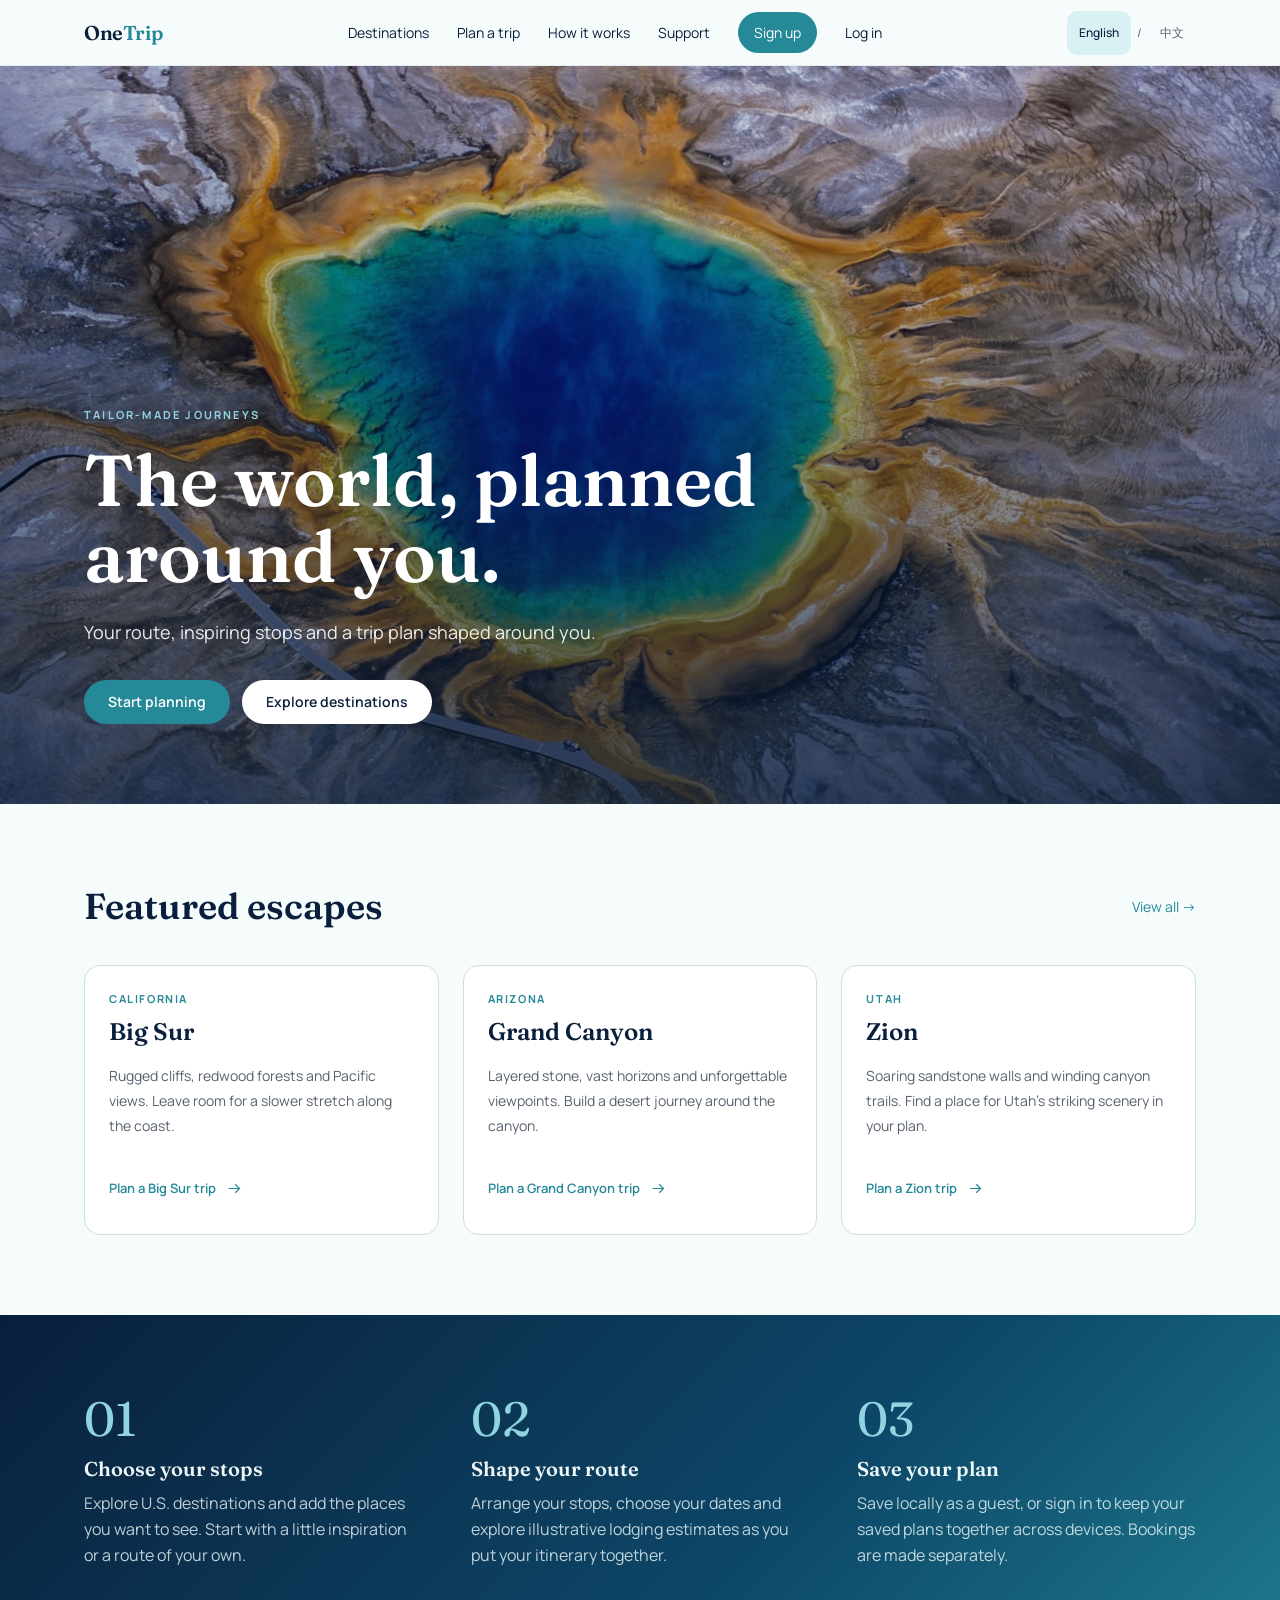
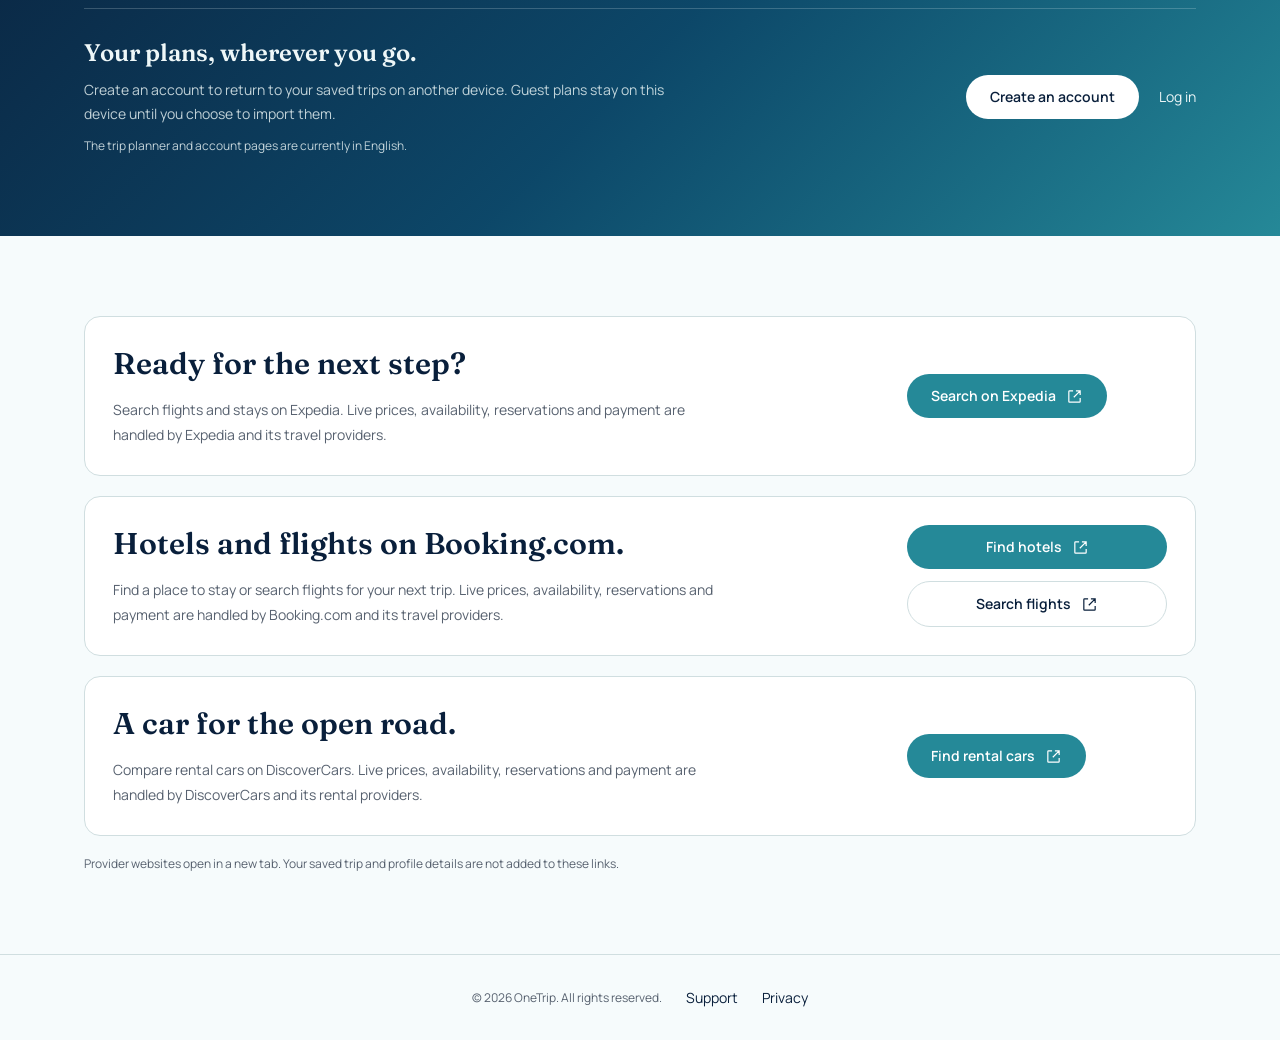
<file: index.html>
<!doctype html>
<html lang="en">
  <head>
    <meta charset="utf-8" />
    <meta name="viewport" content="width=device-width, initial-scale=1" />
    <meta name="theme-color" content="#f8fbfb" />
    <meta name="description" content="Plan a U.S. road trip with OneTrip. Explore as a guest, or create an account to keep your saved trips together across devices." />
    <title>OneTrip — The world, planned around you.</title>
    <link rel="stylesheet" href="/assets/fonts.css" />
    <link rel="stylesheet" href="/styles.css" />
    <script src="/home.js" defer></script>
  <link rel="icon" type="image/png" href="/favicon.png">  <link rel="prefetch" as="script" href="/planner/_expo/static/js/web/index-53650d1ea7513b23074ac618944213ca.js" />
</head>
  <body>
    <a class="skip-link" href="#main" data-i18n="skip">Skip to content</a>
    <header class="site-header">
      <div class="container header-inner">
        <a class="brand" href="/" aria-label="OneTrip home" data-i18n-aria="home"><span>One</span><span>Trip</span></a>
        <nav class="desktop-nav" aria-label="Main navigation" data-i18n-aria="navigation">
          <a href="#destinations" data-i18n="navDestinations">Destinations</a>
          <a href="/planner/" data-i18n="navPlan">Plan a trip</a>
          <a href="#how-it-works" data-i18n="navHow">How it works</a>
          <a href="/support/" data-i18n="navSupport">Support</a>
          <a class="nav-signup" href="/planner/?account=signup" data-i18n="signUp">Sign up</a>
          <a href="/planner/?account=signin" data-i18n="logIn">Log in</a>
        </nav>
        <div class="header-actions">
          <div class="language-switch" role="group" aria-label="Language" data-i18n-aria="language">
            <button type="button" lang="en" data-language="en" aria-pressed="true">English</button>
            <span aria-hidden="true">/</span>
            <button type="button" lang="zh-Hans" data-language="zh" aria-pressed="false">中文</button>
          </div>
          <button class="menu-toggle" type="button" aria-expanded="false" aria-controls="mobile-menu" aria-label="Open menu" data-menu-toggle>
            <svg class="menu-open-icon" viewBox="0 0 24 24" fill="none" stroke="currentColor" stroke-width="1.6" aria-hidden="true"><path d="M4 6h16M4 12h16M4 18h16" /></svg>
            <svg class="menu-close-icon" viewBox="0 0 24 24" fill="none" stroke="currentColor" stroke-width="1.6" aria-hidden="true"><path d="m6 6 12 12M6 18 18 6" /></svg>
          </button>
        </div>
      </div>
      <nav id="mobile-menu" class="mobile-nav" aria-label="Mobile navigation" data-i18n-aria="mobileNavigation" hidden>
        <div class="container mobile-nav-inner">
          <a href="#destinations" data-i18n="navDestinations">Destinations</a>
          <a href="/planner/" data-i18n="navPlan">Plan a trip</a>
          <a href="#how-it-works" data-i18n="navHow">How it works</a>
          <a href="/support/" data-i18n="navSupport">Support</a>
          <div class="mobile-account-links">
            <a class="nav-signup" href="/planner/?account=signup" data-i18n="signUp">Sign up</a>
            <a href="/planner/?account=signin" data-i18n="logIn">Log in</a>
          </div>
        </div>
      </nav>
    </header>

    <main id="main">
      <section class="hero" aria-labelledby="hero-title">
        <img class="hero-image" src="/assets/yellowstone.avif" alt="" fetchpriority="high" />
        <div class="hero-shade" aria-hidden="true"></div>
        <div class="container hero-content">
          <p class="eyebrow" data-i18n="eyebrow">Tailor-made journeys</p>
          <h1 id="hero-title" data-i18n="heroTitle">The world, planned around you.</h1>
          <p class="hero-description" data-i18n="heroDescription">Your route, inspiring stops and a trip plan shaped around you.</p>
          <div class="hero-actions">
            <a class="button button-primary" href="/planner/" data-i18n="startPlanning">Start planning</a>
            <a class="button button-secondary" href="#destinations" data-i18n="exploreDestinations">Explore destinations</a>
          </div>
        </div>
      </section>

      <section class="destinations section" id="destinations" aria-labelledby="destinations-title">
        <div class="container">
          <div class="section-heading">
            <h2 id="destinations-title" data-i18n="destinationsTitle">Featured escapes</h2>
            <a class="view-all" href="/planner/"><span data-i18n="viewAll">View all</span><span aria-hidden="true"> →</span></a>
          </div>
          <div class="destination-grid">
            <article class="destination-card">
              <p class="destination-region" data-i18n="bigSurRegion">California</p>
              <h3 data-i18n="bigSurTitle">Big Sur</h3>
              <p class="destination-description" data-i18n="bigSurDescription">Rugged cliffs, redwood forests and Pacific views. Leave room for a slower stretch along the coast.</p>
              <a class="text-link" href="/planner/"><span data-i18n="planBigSur">Plan a Big Sur trip</span><svg viewBox="0 0 24 24" fill="none" stroke="currentColor" stroke-width="1.7" aria-hidden="true"><path d="M4 12h15m-6-6 6 6-6 6" /></svg></a>
            </article>
            <article class="destination-card">
              <p class="destination-region" data-i18n="grandCanyonRegion">Arizona</p>
              <h3 data-i18n="grandCanyonTitle">Grand Canyon</h3>
              <p class="destination-description" data-i18n="grandCanyonDescription">Layered stone, vast horizons and unforgettable viewpoints. Build a desert journey around the canyon.</p>
              <a class="text-link" href="/planner/"><span data-i18n="planGrandCanyon">Plan a Grand Canyon trip</span><svg viewBox="0 0 24 24" fill="none" stroke="currentColor" stroke-width="1.7" aria-hidden="true"><path d="M4 12h15m-6-6 6 6-6 6" /></svg></a>
            </article>
            <article class="destination-card">
              <p class="destination-region" data-i18n="zionRegion">Utah</p>
              <h3 data-i18n="zionTitle">Zion</h3>
              <p class="destination-description" data-i18n="zionDescription">Soaring sandstone walls and winding canyon trails. Find a place for Utah’s striking scenery in your plan.</p>
              <a class="text-link" href="/planner/"><span data-i18n="planZion">Plan a Zion trip</span><svg viewBox="0 0 24 24" fill="none" stroke="currentColor" stroke-width="1.7" aria-hidden="true"><path d="M4 12h15m-6-6 6 6-6 6" /></svg></a>
            </article>
          </div>
        </div>
      </section>

      <section class="how-it-works section" id="how-it-works" aria-label="How it works" data-i18n-aria="navHow">
        <div class="container">
          <ol class="steps-grid">
            <li class="step">
              <span class="step-number" aria-hidden="true">01</span>
              <h3 data-i18n="stepOneTitle">Choose your stops</h3>
              <p data-i18n="stepOneDescription">Explore U.S. destinations and add the places you want to see. Start with a little inspiration or a route of your own.</p>
            </li>
            <li class="step">
              <span class="step-number" aria-hidden="true">02</span>
              <h3 data-i18n="stepTwoTitle">Shape your route</h3>
              <p data-i18n="stepTwoDescription">Arrange your stops, choose your dates and explore illustrative lodging estimates as you put your itinerary together.</p>
            </li>
            <li class="step">
              <span class="step-number" aria-hidden="true">03</span>
              <h3 data-i18n="stepThreeTitle">Save your plan</h3>
              <p data-i18n="stepThreeDescription">Save locally as a guest, or sign in to keep your saved plans together across devices. Bookings are made separately.</p>
            </li>
          </ol>
          <div class="account-callout">
            <div class="account-callout-copy">
              <h2 data-i18n="accountTitle">Your plans, wherever you go.</h2>
              <p data-i18n="accountDescription">Create an account to return to your saved trips on another device. Guest plans stay on this device until you choose to import them.</p>
              <p class="account-language-note" data-i18n="accountLanguageNote">The trip planner and account pages are currently in English.</p>
            </div>
            <div class="account-callout-actions">
              <a class="button button-secondary" href="/planner/?account=signup" data-i18n="createAccount">Create an account</a>
              <a class="account-login" href="/planner/?account=signin" data-i18n="logIn">Log in</a>
            </div>
          </div>
        </div>
      </section>
      <section class="expedia-section section" id="book-with-expedia" aria-labelledby="expedia-title">
        <div class="container">
          <div class="expedia-card">
            <div class="expedia-copy">
              <h2 id="expedia-title" data-i18n="expediaTitle">Ready for the next step?</h2>
              <p data-i18n="expediaDescription">Search flights and stays on Expedia. Live prices, availability, reservations and payment are handled by Expedia and its travel providers.</p>
            </div>
            <div class="expedia-action">
              <a class="button button-primary" href="https://expedia.com/affiliate/U6QpkfB" target="_blank" rel="noopener sponsored" aria-label="Search on Expedia (opens a new tab)" data-i18n-aria="expediaLinkLabel">
                <span data-i18n="expediaButton">Search on Expedia</span>
                <svg viewBox="0 0 24 24" fill="none" stroke="currentColor" stroke-width="1.7" aria-hidden="true"><path d="M14 4h6v6M20 4l-9 9M10 4H5a1 1 0 0 0-1 1v14a1 1 0 0 0 1 1h14a1 1 0 0 0 1-1v-5" /></svg>
              </a>
            </div>
          </div>
          <div class="expedia-card" id="book-with-booking">
            <div class="expedia-copy">
              <h2 data-i18n="bookingTitle">Hotels and flights on Booking.com.</h2>
              <p data-i18n="bookingDescription">Find a place to stay or search flights for your next trip. Live prices, availability, reservations and payment are handled by Booking.com and its travel providers.</p>
            </div>
            <div class="expedia-action booking-actions">
              <a class="button button-primary" href="https://www.anrdoezrs.net/click-101910051-17288959" target="_blank" rel="noopener sponsored" aria-label="Find hotels on Booking.com (opens a new tab)" data-i18n-aria="bookingHotelsLabel">
                <span data-i18n="bookingHotelsButton">Find hotels</span>
                <svg viewBox="0 0 24 24" fill="none" stroke="currentColor" stroke-width="1.7" aria-hidden="true"><path d="M14 4h6v6M20 4l-9 9M10 4H5a1 1 0 0 0-1 1v14a1 1 0 0 0 1 1h14a1 1 0 0 0 1-1v-5" /></svg>
              </a>
              <a class="button button-secondary" href="https://www.dpbolvw.net/click-101910051-17288982" target="_blank" rel="noopener sponsored" aria-label="Search flights on Booking.com (opens a new tab)" data-i18n-aria="bookingFlightsLabel">
                <span data-i18n="bookingFlightsButton">Search flights</span>
                <svg viewBox="0 0 24 24" fill="none" stroke="currentColor" stroke-width="1.7" aria-hidden="true"><path d="M14 4h6v6M20 4l-9 9M10 4H5a1 1 0 0 0-1 1v14a1 1 0 0 0 1 1h14a1 1 0 0 0 1-1v-5" /></svg>
              </a>
            </div>
          </div>
          <div class="expedia-card" id="book-with-discovercars">
            <div class="expedia-copy">
              <h2 data-i18n="carsTitle">A car for the open road.</h2>
              <p data-i18n="carsDescription">Compare rental cars on DiscoverCars. Live prices, availability, reservations and payment are handled by DiscoverCars and its rental providers.</p>
            </div>
            <div class="expedia-action">
              <a class="button button-primary" href="https://www.discovercars.com/?a_aid=sharonscreed" target="_blank" rel="noopener sponsored" aria-label="Find rental cars on DiscoverCars (opens a new tab)" data-i18n-aria="carsLinkLabel">
                <span data-i18n="carsButton">Find rental cars</span>
                <svg viewBox="0 0 24 24" fill="none" stroke="currentColor" stroke-width="1.7" aria-hidden="true"><path d="M14 4h6v6M20 4l-9 9M10 4H5a1 1 0 0 0-1 1v14a1 1 0 0 0 1 1h14a1 1 0 0 0 1-1v-5" /></svg>
              </a>
            </div>
          </div>
          <p class="expedia-note" data-i18n="expediaNote">Provider websites open in a new tab. Your saved trip and profile details are not added to these links.</p>
        </div>
      </section>
    </main>

    <footer class="site-footer">
      <div class="container footer-inner">
        <p class="copyright" data-i18n="copyright">© 2026 OneTrip. All rights reserved.</p>
        <nav class="footer-nav" aria-label="Footer navigation" data-i18n-aria="footerNavigation">
          <a href="/support/" data-i18n="navSupport">Support</a>
          <a href="/privacy/" data-i18n="privacy">Privacy</a>
        </nav>
      </div>
    </footer>
    <span class="visually-hidden" role="status" aria-live="polite" data-language-status></span>
  </body>
</html>
</file>
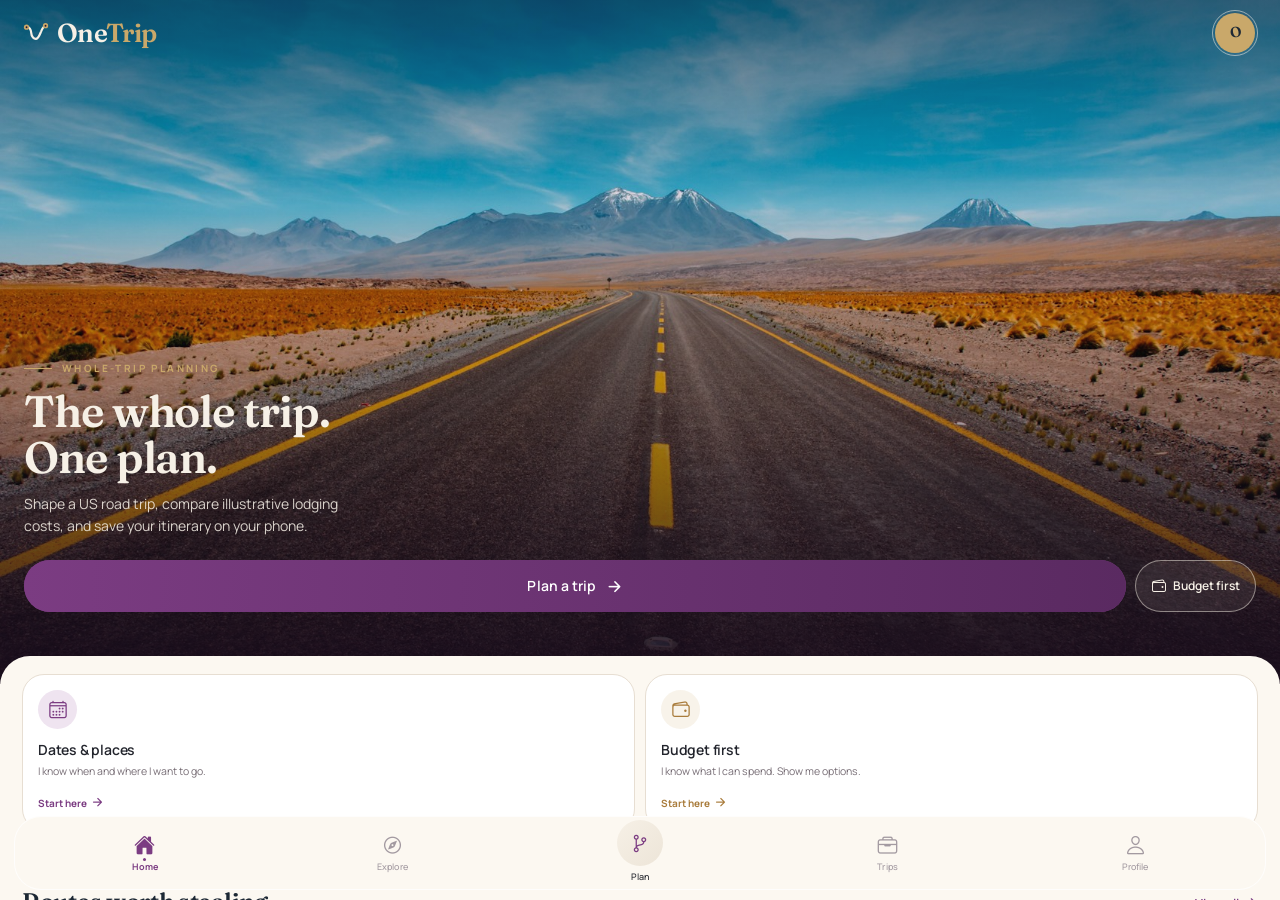
<file: planner/index.html>
<!doctype html>
<html lang="en">
  <head>
    <meta charset="utf-8" />
    <meta httpEquiv="X-UA-Compatible" content="IE=edge" />
    <meta name="viewport" content="width=device-width, initial-scale=1, shrink-to-fit=no" />
    <title>OneTrip</title>
    <!-- The `react-native-web` recommended style reset: https://necolas.github.io/react-native-web/docs/setup/#root-element -->
    <style id="expo-reset">
      /* These styles make the body full-height */
      html,
      body {
        height: 100%;
      }
      /* These styles disable body scrolling if you are using <ScrollView> */
      body {
        overflow: hidden;
      }
      /* These styles make the root element full-height */
      #root {
        display: flex;
        height: 100%;
        flex: 1;
      }
    </style>
    <style>
      body { margin: 0; background: #faf7f1; }
      #planner-loading { position: fixed; inset: 0; z-index: 10; display: grid; place-content: center; gap: 16px; padding: 24px; text-align: center; color: #573563; background: #faf7f1; font: 16px/1.5 system-ui, sans-serif; }
      #planner-loading[hidden] { display: none; }
      #planner-loading strong { color: #26221f; font: 32px Georgia, serif; }
      .loading-ring { width: 28px; height: 28px; margin: 0 auto; border: 3px solid #e1d7e4; border-top-color: #754486; border-radius: 50%; animation: loading-spin 1s linear infinite; }
      @keyframes loading-spin { to { transform: rotate(360deg); } }
      @media (prefers-reduced-motion: reduce) { .loading-ring { animation: none; } }
    </style>
  <link rel="icon" href="/planner/favicon.ico"/></head>

  <body>
    <!-- Use static rendering with Expo Router to support running without JavaScript. -->
    <noscript> You need to enable JavaScript to run this app. </noscript>
    <!-- The root element for your Expo app. -->
    <div id="root"></div>
    <div id="planner-loading" role="status" aria-live="polite">
      <strong>OneTrip</strong>
      <span class="loading-ring" aria-hidden="true"></span>
      <span>Opening your trip planner…</span>
    </div>
    <noscript><style>#planner-loading { display: none; }</style></noscript>
    <script>
      (() => {
        const root = document.getElementById('root');
        const loading = document.getElementById('planner-loading');
        const observer = new MutationObserver(() => {
          if (root.firstElementChild) {
            loading.hidden = true;
            observer.disconnect();
          }
        });
        observer.observe(root, { childList: true });
      })();
    </script>
  <script src="/planner/_expo/static/js/web/index-53650d1ea7513b23074ac618944213ca.js" defer></script>
</body>
</html>
</file>
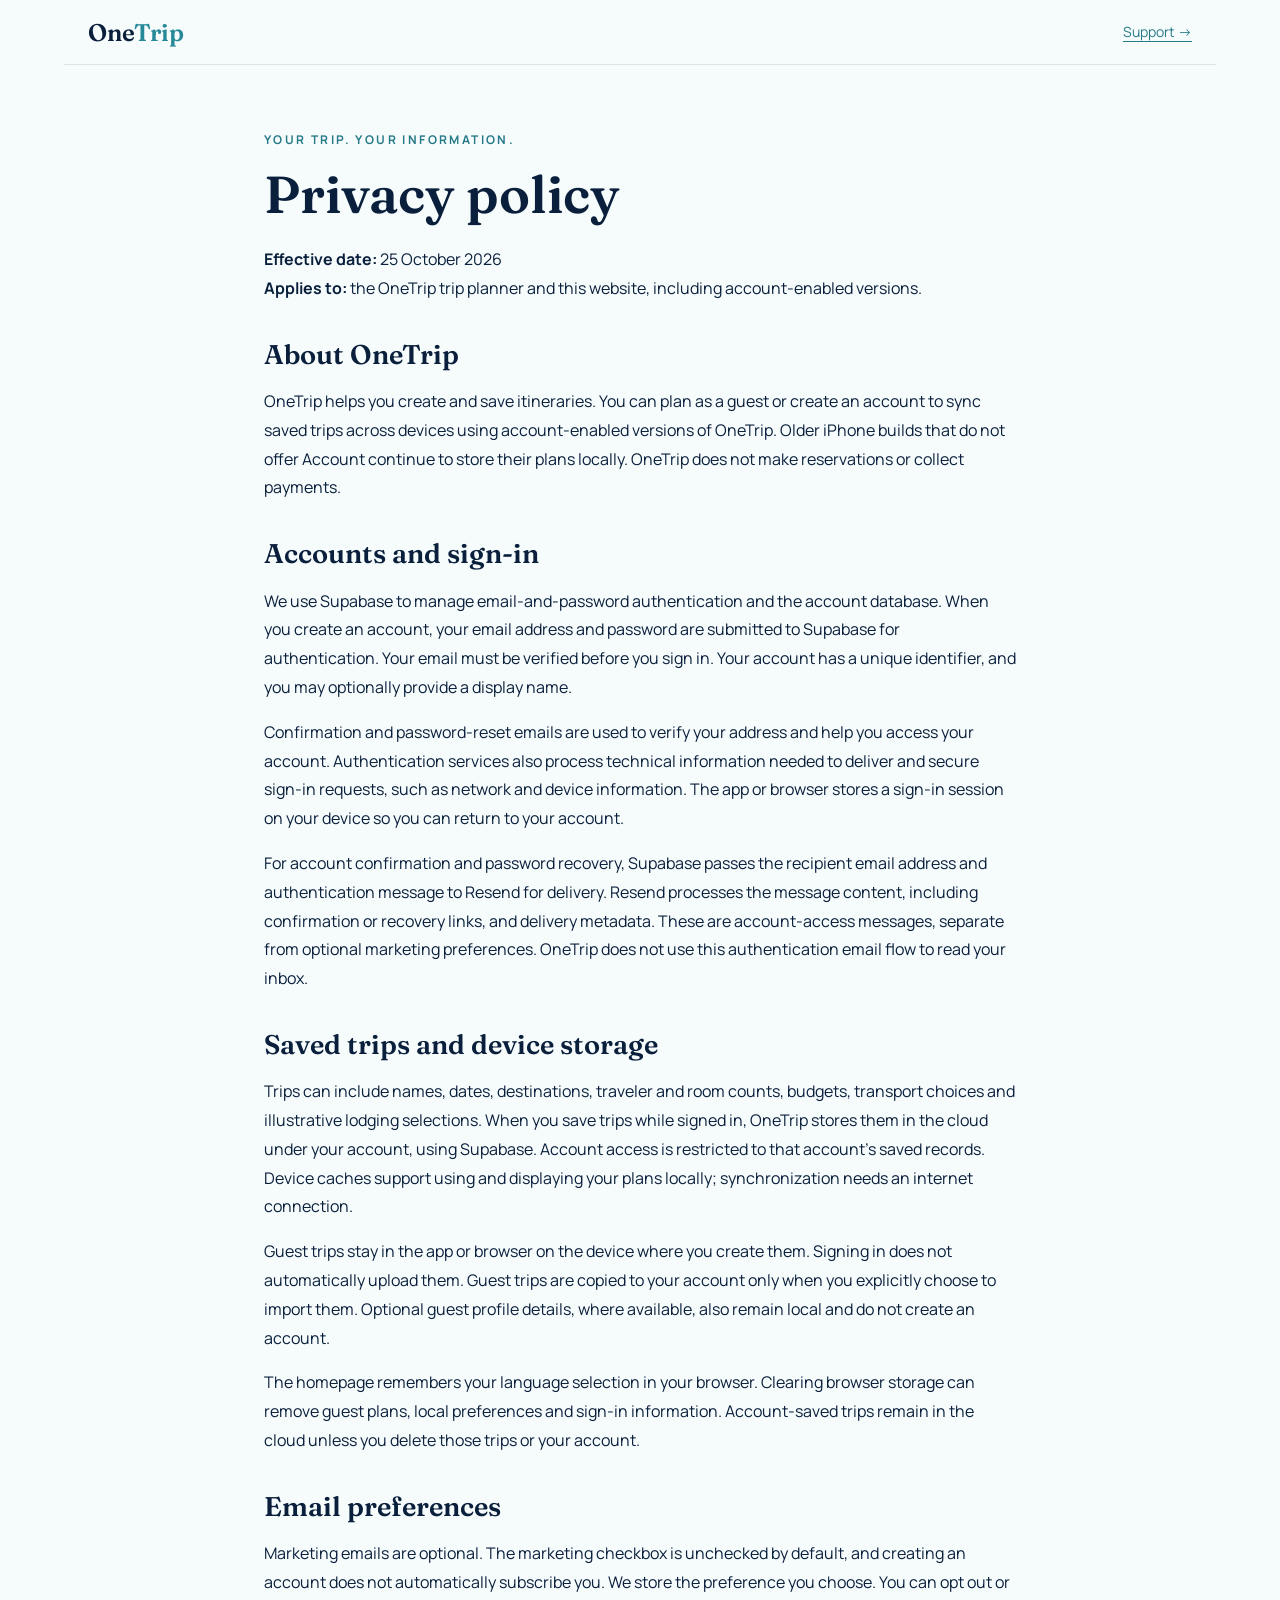
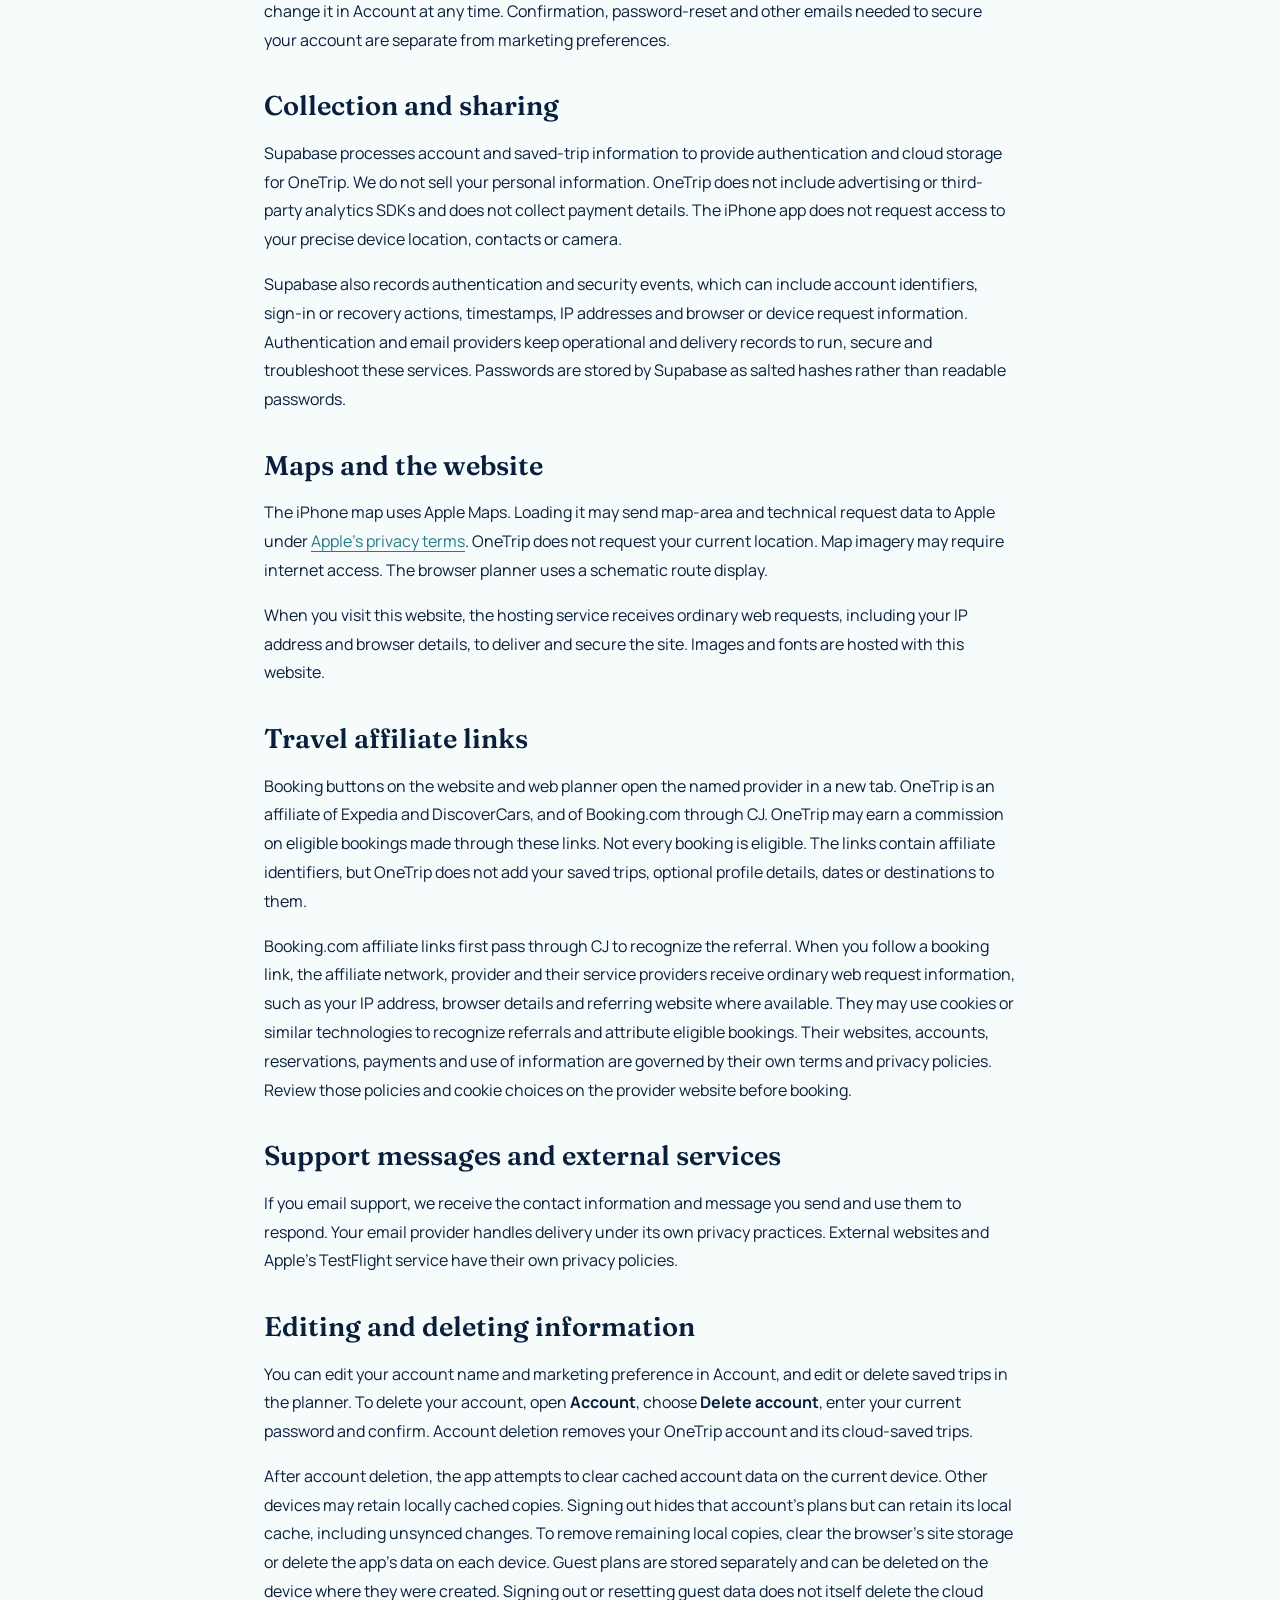
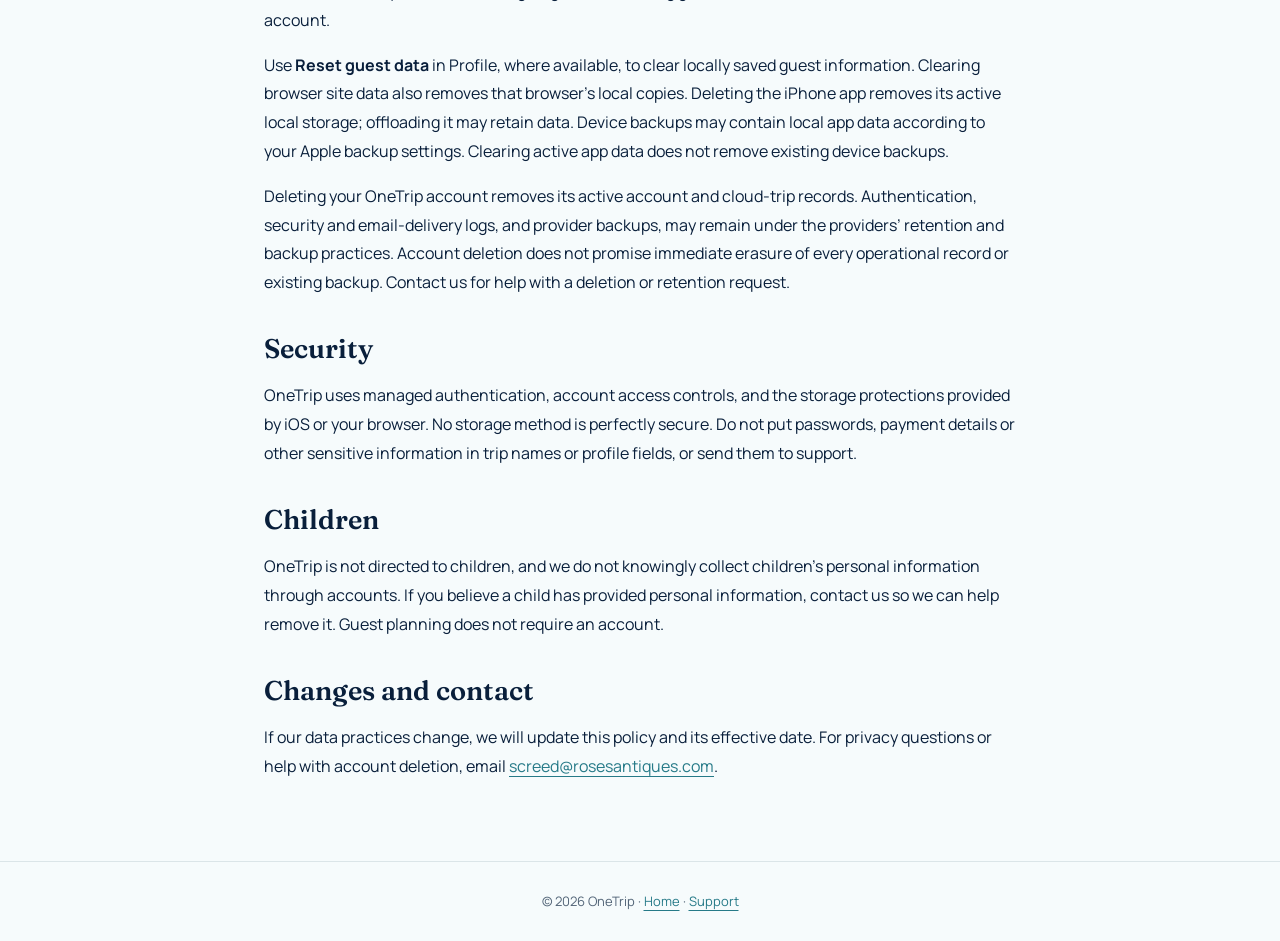
<file: privacy/index.html>
<!doctype html>
<html lang="en">
<head>
  <meta charset="utf-8">
  <meta name="viewport" content="width=device-width,initial-scale=1">
  <title>Privacy — OneTrip</title>
  <meta name="description" content="How OneTrip handles account information, cloud-saved trips, guest plans and privacy choices.">
  <link rel="stylesheet" href="/assets/fonts.css">
  <link rel="stylesheet" href="/info.css">
  <link rel="icon" type="image/png" href="/favicon.png">
</head>
<body>
  <header><a class="brand" href="/">One<span>Trip</span></a><a href="/support/">Support →</a></header>
  <main>
    <p class="eyebrow">YOUR TRIP. YOUR INFORMATION.</p>
    <h1>Privacy policy</h1>
    <p><strong>Effective date:</strong> 25 October 2026<br><strong>Applies to:</strong> the OneTrip trip planner and this website, including account-enabled versions.</p>
    <section>
      <h2>About OneTrip</h2>
      <p>OneTrip helps you create and save itineraries. You can plan as a guest or create an account to sync saved trips across devices using account-enabled versions of OneTrip. Older iPhone builds that do not offer Account continue to store their plans locally. OneTrip does not make reservations or collect payments.</p>

      <h2>Accounts and sign-in</h2>
      <p>We use Supabase to manage email-and-password authentication and the account database. When you create an account, your email address and password are submitted to Supabase for authentication. Your email must be verified before you sign in. Your account has a unique identifier, and you may optionally provide a display name.</p>
      <p>Confirmation and password-reset emails are used to verify your address and help you access your account. Authentication services also process technical information needed to deliver and secure sign-in requests, such as network and device information. The app or browser stores a sign-in session on your device so you can return to your account.</p>

      <p>For account confirmation and password recovery, Supabase passes the recipient email address and authentication message to Resend for delivery. Resend processes the message content, including confirmation or recovery links, and delivery metadata. These are account-access messages, separate from optional marketing preferences. OneTrip does not use this authentication email flow to read your inbox.</p>

      <h2>Saved trips and device storage</h2>
      <p>Trips can include names, dates, destinations, traveler and room counts, budgets, transport choices and illustrative lodging selections. When you save trips while signed in, OneTrip stores them in the cloud under your account, using Supabase. Account access is restricted to that account’s saved records. Device caches support using and displaying your plans locally; synchronization needs an internet connection.</p>
      <p>Guest trips stay in the app or browser on the device where you create them. Signing in does not automatically upload them. Guest trips are copied to your account only when you explicitly choose to import them. Optional guest profile details, where available, also remain local and do not create an account.</p>
      <p>The homepage remembers your language selection in your browser. Clearing browser storage can remove guest plans, local preferences and sign-in information. Account-saved trips remain in the cloud unless you delete those trips or your account.</p>

      <h2>Email preferences</h2>
      <p>Marketing emails are optional. The marketing checkbox is unchecked by default, and creating an account does not automatically subscribe you. We store the preference you choose. You can opt out or change it in Account at any time. Confirmation, password-reset and other emails needed to secure your account are separate from marketing preferences.</p>

      <h2>Collection and sharing</h2>
      <p>Supabase processes account and saved-trip information to provide authentication and cloud storage for OneTrip. We do not sell your personal information. OneTrip does not include advertising or third-party analytics SDKs and does not collect payment details. The iPhone app does not request access to your precise device location, contacts or camera.</p>

      <p>Supabase also records authentication and security events, which can include account identifiers, sign-in or recovery actions, timestamps, IP addresses and browser or device request information. Authentication and email providers keep operational and delivery records to run, secure and troubleshoot these services. Passwords are stored by Supabase as salted hashes rather than readable passwords.</p>

      <h2>Maps and the website</h2>
      <p>The iPhone map uses Apple Maps. Loading it may send map-area and technical request data to Apple under <a href="https://www.apple.com/legal/privacy/data/en/apple-maps/">Apple’s privacy terms</a>. OneTrip does not request your current location. Map imagery may require internet access. The browser planner uses a schematic route display.</p>
      <p>When you visit this website, the hosting service receives ordinary web requests, including your IP address and browser details, to deliver and secure the site. Images and fonts are hosted with this website.</p>

      <h2>Travel affiliate links</h2><p>Booking buttons on the website and web planner open the named provider in a new tab. OneTrip is an affiliate of Expedia and DiscoverCars, and of Booking.com through CJ. OneTrip may earn a commission on eligible bookings made through these links. Not every booking is eligible. The links contain affiliate identifiers, but OneTrip does not add your saved trips, optional profile details, dates or destinations to them.</p><p>Booking.com affiliate links first pass through CJ to recognize the referral. When you follow a booking link, the affiliate network, provider and their service providers receive ordinary web request information, such as your IP address, browser details and referring website where available. They may use cookies or similar technologies to recognize referrals and attribute eligible bookings. Their websites, accounts, reservations, payments and use of information are governed by their own terms and privacy policies. Review those policies and cookie choices on the provider website before booking.</p>

      <h2>Support messages and external services</h2>
      <p>If you email support, we receive the contact information and message you send and use them to respond. Your email provider handles delivery under its own privacy practices. External websites and Apple’s TestFlight service have their own privacy policies.</p>

      <h2>Editing and deleting information</h2>
      <p>You can edit your account name and marketing preference in Account, and edit or delete saved trips in the planner. To delete your account, open <strong>Account</strong>, choose <strong>Delete account</strong>, enter your current password and confirm. Account deletion removes your OneTrip account and its cloud-saved trips.</p>
      <p>After account deletion, the app attempts to clear cached account data on the current device. Other devices may retain locally cached copies. Signing out hides that account’s plans but can retain its local cache, including unsynced changes. To remove remaining local copies, clear the browser’s site storage or delete the app’s data on each device. Guest plans are stored separately and can be deleted on the device where they were created. Signing out or resetting guest data does not itself delete the cloud account.</p>
      <p>Use <strong>Reset guest data</strong> in Profile, where available, to clear locally saved guest information. Clearing browser site data also removes that browser’s local copies. Deleting the iPhone app removes its active local storage; offloading it may retain data. Device backups may contain local app data according to your Apple backup settings. Clearing active app data does not remove existing device backups.</p>

      <p>Deleting your OneTrip account removes its active account and cloud-trip records. Authentication, security and email-delivery logs, and provider backups, may remain under the providers’ retention and backup practices. Account deletion does not promise immediate erasure of every operational record or existing backup. Contact us for help with a deletion or retention request.</p>

      <h2>Security</h2>
      <p>OneTrip uses managed authentication, account access controls, and the storage protections provided by iOS or your browser. No storage method is perfectly secure. Do not put passwords, payment details or other sensitive information in trip names or profile fields, or send them to support.</p>

      <h2>Children</h2>
      <p>OneTrip is not directed to children, and we do not knowingly collect children’s personal information through accounts. If you believe a child has provided personal information, contact us so we can help remove it. Guest planning does not require an account.</p>

      <h2>Changes and contact</h2>
      <p>If our data practices change, we will update this policy and its effective date. For privacy questions or help with account deletion, email <a href="mailto:screed@rosesantiques.com">screed@rosesantiques.com</a>.</p>
    </section>
  </main>
  <footer>© 2026 OneTrip · <a href="/">Home</a> · <a href="/support/">Support</a></footer>
</body>
</html>
</file>
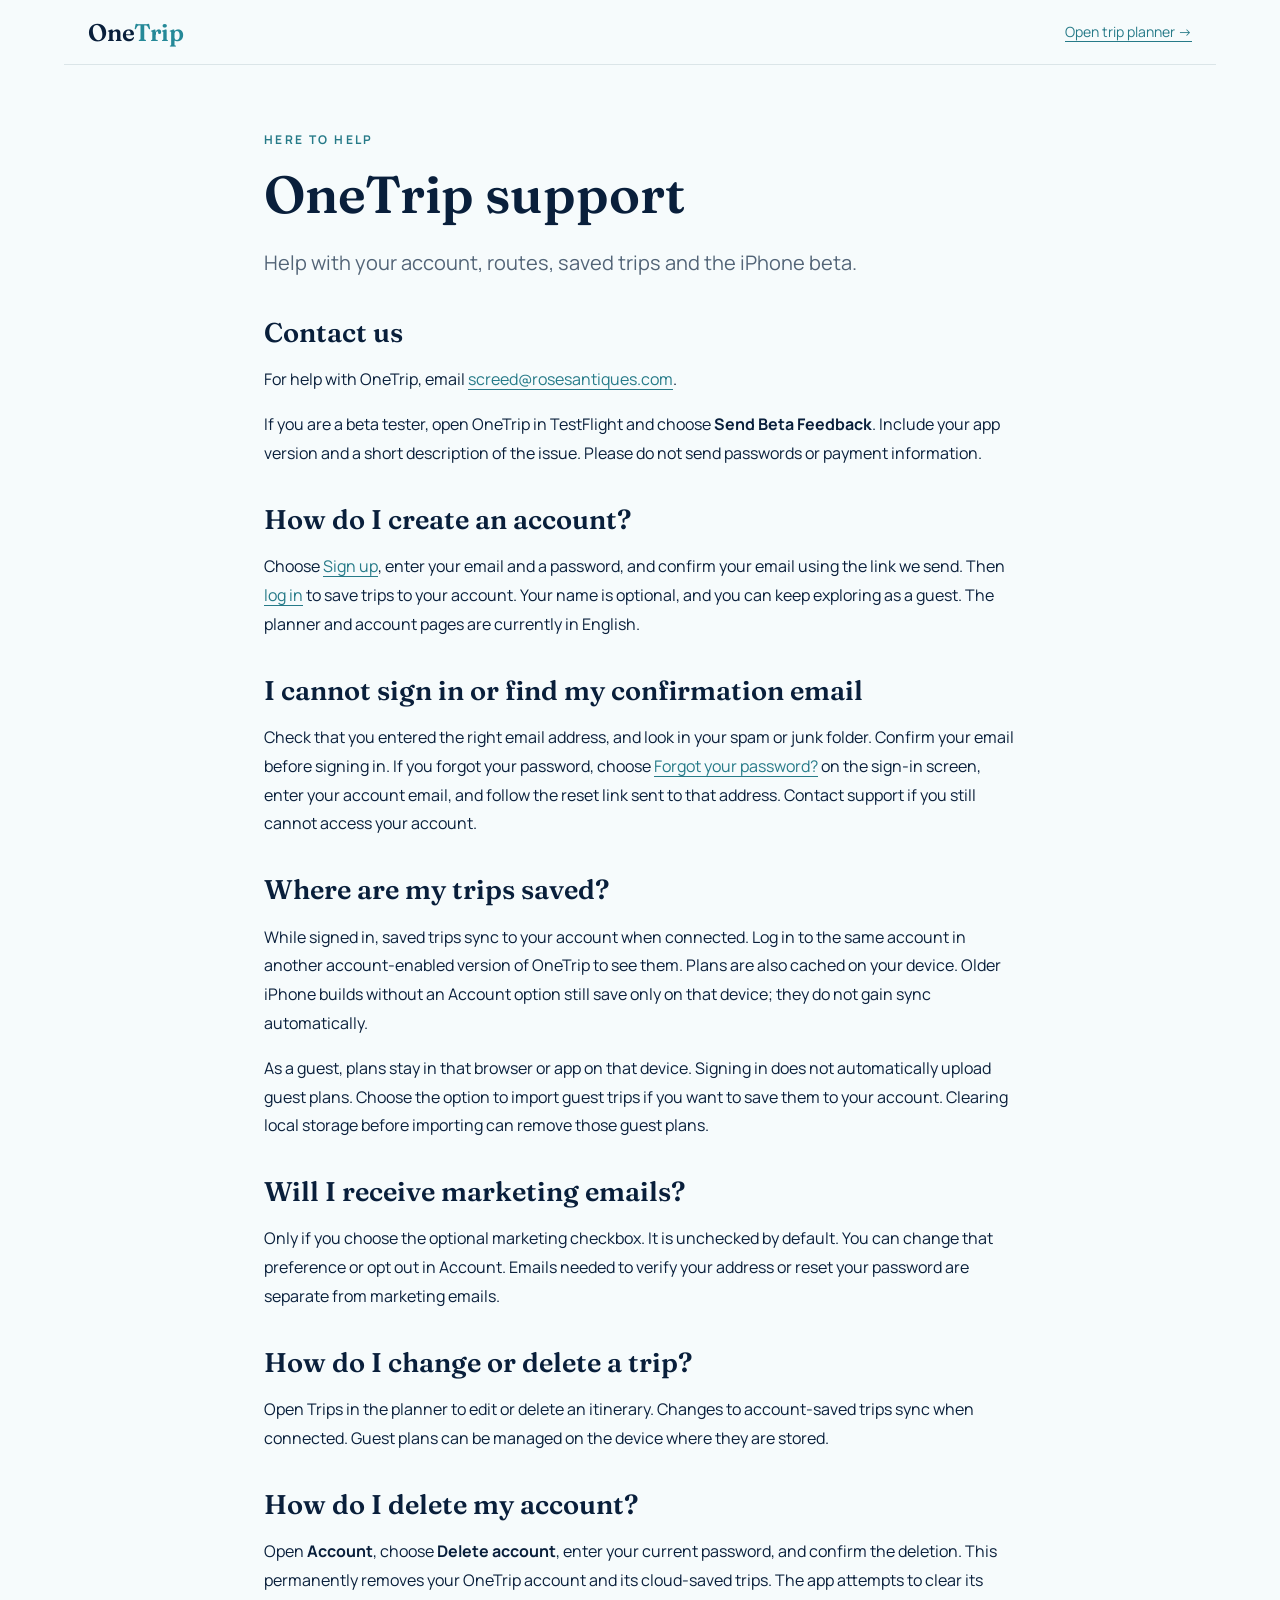
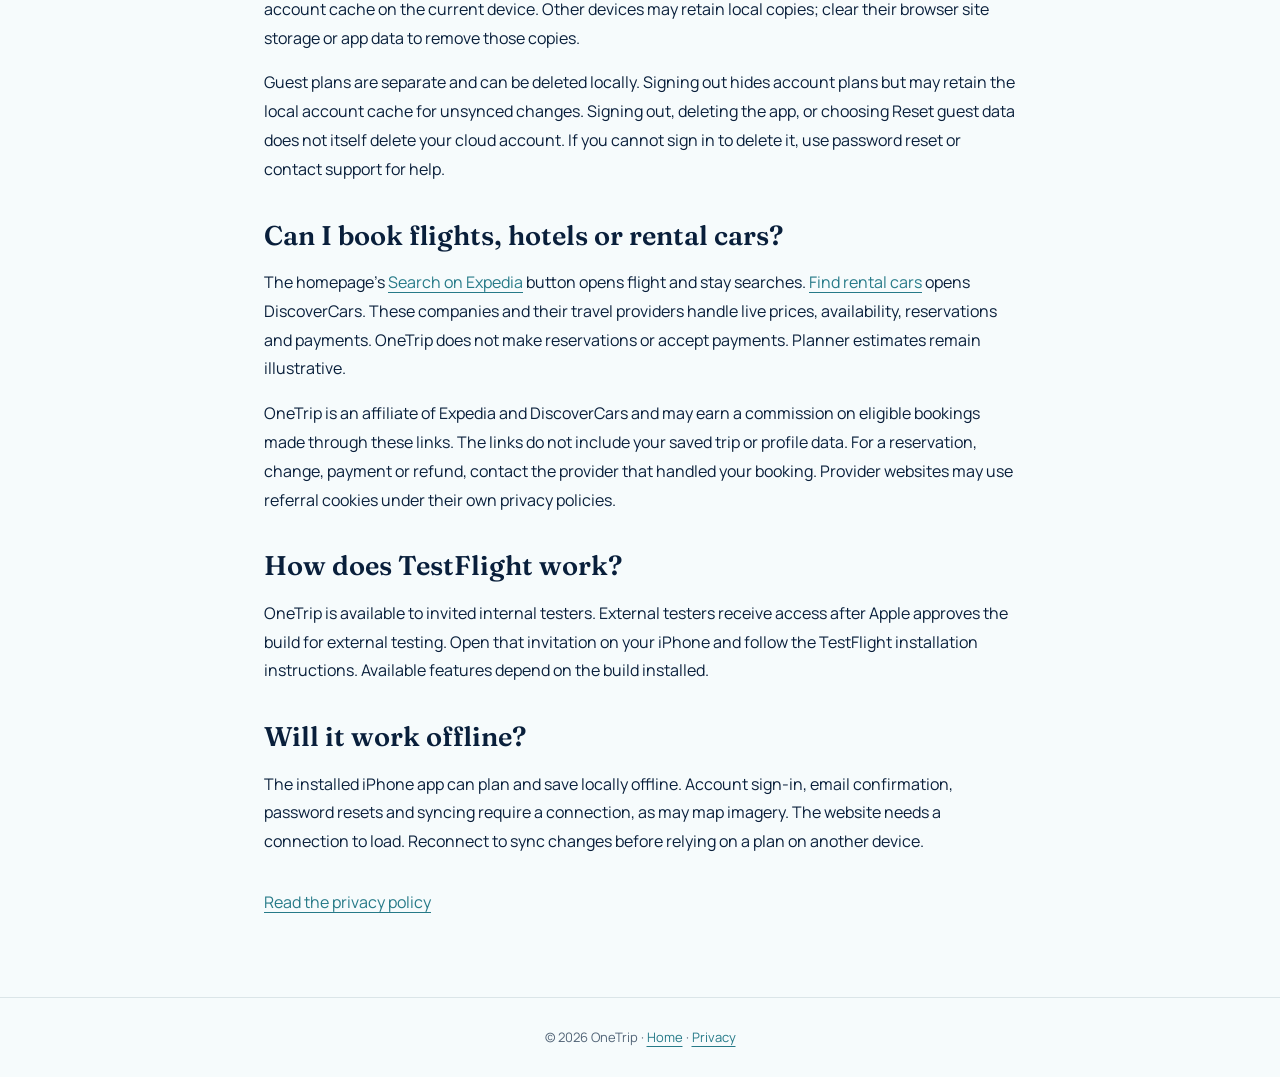
<file: support/index.html>
<!doctype html>
<html lang="en">
<head>
  <meta charset="utf-8">
  <meta name="viewport" content="width=device-width,initial-scale=1">
  <title>Support — OneTrip</title>
  <meta name="description" content="Help with OneTrip accounts, saved-trip sync, guest plans and the iPhone beta.">
  <link rel="stylesheet" href="/assets/fonts.css">
  <link rel="stylesheet" href="/info.css">
  <link rel="icon" type="image/png" href="/favicon.png">
</head>
<body>
  <header><a class="brand" href="/">One<span>Trip</span></a><a href="/planner/">Open trip planner →</a></header>
  <main>
    <p class="eyebrow">HERE TO HELP</p>
    <h1>OneTrip support</h1>
    <p class="lead">Help with your account, routes, saved trips and the iPhone beta.</p>
    <section>
      <h2>Contact us</h2>
      <p>For help with OneTrip, email <a href="mailto:screed@rosesantiques.com">screed@rosesantiques.com</a>.</p>
      <p>If you are a beta tester, open OneTrip in TestFlight and choose <strong>Send Beta Feedback</strong>. Include your app version and a short description of the issue. Please do not send passwords or payment information.</p>
    </section>
    <section>
      <h2>How do I create an account?</h2>
      <p>Choose <a href="/planner/?account=signup">Sign up</a>, enter your email and a password, and confirm your email using the link we send. Then <a href="/planner/?account=signin">log in</a> to save trips to your account. Your name is optional, and you can keep exploring as a guest. The planner and account pages are currently in English.</p>

      <h2>I cannot sign in or find my confirmation email</h2>
      <p>Check that you entered the right email address, and look in your spam or junk folder. Confirm your email before signing in. If you forgot your password, choose <a href="/planner/?account=reset">Forgot your password?</a> on the sign-in screen, enter your account email, and follow the reset link sent to that address. Contact support if you still cannot access your account.</p>

      <h2>Where are my trips saved?</h2>
      <p>While signed in, saved trips sync to your account when connected. Log in to the same account in another account-enabled version of OneTrip to see them. Plans are also cached on your device. Older iPhone builds without an Account option still save only on that device; they do not gain sync automatically.</p>
      <p>As a guest, plans stay in that browser or app on that device. Signing in does not automatically upload guest plans. Choose the option to import guest trips if you want to save them to your account. Clearing local storage before importing can remove those guest plans.</p>

      <h2>Will I receive marketing emails?</h2>
      <p>Only if you choose the optional marketing checkbox. It is unchecked by default. You can change that preference or opt out in Account. Emails needed to verify your address or reset your password are separate from marketing emails.</p>

      <h2>How do I change or delete a trip?</h2>
      <p>Open Trips in the planner to edit or delete an itinerary. Changes to account-saved trips sync when connected. Guest plans can be managed on the device where they are stored.</p>

      <h2>How do I delete my account?</h2>
      <p>Open <strong>Account</strong>, choose <strong>Delete account</strong>, enter your current password, and confirm the deletion. This permanently removes your OneTrip account and its cloud-saved trips. The app attempts to clear its account cache on the current device. Other devices may retain local copies; clear their browser site storage or app data to remove those copies.</p>
      <p>Guest plans are separate and can be deleted locally. Signing out hides account plans but may retain the local account cache for unsynced changes. Signing out, deleting the app, or choosing Reset guest data does not itself delete your cloud account. If you cannot sign in to delete it, use password reset or contact support for help.</p>

      <h2>Can I book flights, hotels or rental cars?</h2>
      <p>The homepage’s <a href="/#book-with-expedia">Search on Expedia</a> button opens flight and stay searches. <a href="/#book-with-discovercars">Find rental cars</a> opens DiscoverCars. These companies and their travel providers handle live prices, availability, reservations and payments. OneTrip does not make reservations or accept payments. Planner estimates remain illustrative.</p>
      <p>OneTrip is an affiliate of Expedia and DiscoverCars and may earn a commission on eligible bookings made through these links. The links do not include your saved trip or profile data. For a reservation, change, payment or refund, contact the provider that handled your booking. Provider websites may use referral cookies under their own privacy policies.</p>

      <h2>How does TestFlight work?</h2>
      <p>OneTrip is available to invited internal testers. External testers receive access after Apple approves the build for external testing. Open that invitation on your iPhone and follow the TestFlight installation instructions. Available features depend on the build installed.</p>

      <h2>Will it work offline?</h2>
      <p>The installed iPhone app can plan and save locally offline. Account sign-in, email confirmation, password resets and syncing require a connection, as may map imagery. The website needs a connection to load. Reconnect to sync changes before relying on a plan on another device.</p>
    </section>
    <p><a href="/privacy/">Read the privacy policy</a></p>
  </main>
  <footer>© 2026 OneTrip · <a href="/">Home</a> · <a href="/privacy/">Privacy</a></footer>
</body>
</html>
</file>
<file: assets/fonts.css>
@font-face {
  font-family: 'Fraunces';
  font-style: normal;
  font-weight: 400;
  font-display: swap;
  src: url(/assets/font-0.ttf) format('truetype');
}
@font-face {
  font-family: 'Fraunces';
  font-style: normal;
  font-weight: 600;
  font-display: swap;
  src: url(/assets/font-1.ttf) format('truetype');
}
@font-face {
  font-family: 'Manrope';
  font-style: normal;
  font-weight: 400;
  font-display: swap;
  src: url(/assets/font-2.ttf) format('truetype');
}
@font-face {
  font-family: 'Manrope';
  font-style: normal;
  font-weight: 500;
  font-display: swap;
  src: url(/assets/font-3.ttf) format('truetype');
}
@font-face {
  font-family: 'Manrope';
  font-style: normal;
  font-weight: 600;
  font-display: swap;
  src: url(/assets/font-4.ttf) format('truetype');
}
@font-face {
  font-family: 'Manrope';
  font-style: normal;
  font-weight: 700;
  font-display: swap;
  src: url(/assets/font-5.ttf) format('truetype');
}
</file>
<file: styles.css>
:root {
  color-scheme: light;
  --paper: oklch(.985 .006 210);
  --navy: oklch(.24 .06 255);
  --teal: oklch(.58 .09 210);
  --teal-light: oklch(.83 .07 210);
  --ocean-soft: oklch(.95 .025 210);
  --muted: oklch(.49 .025 255);
  --line: oklch(.89 .015 210);
  --serif: "Fraunces", Georgia, serif;
  --sans: "Manrope", -apple-system, BlinkMacSystemFont, "Segoe UI", sans-serif;
  font-family: var(--sans);
  font-synthesis: none;
  color: var(--navy);
  background: var(--paper);
  scroll-behavior: smooth;
  scroll-padding-top: 85px;
}

* { box-sizing: border-box; }
body { margin: 0; }
a { color: inherit; text-decoration: none; }
button { color: inherit; font: inherit; }
button, a { -webkit-tap-highlight-color: transparent; }
button { cursor: pointer; }
button:focus-visible, a:focus-visible { outline: 3px solid var(--teal); outline-offset: 5px; }
h1, h2, h3, p { margin: 0; }
svg { width: 20px; height: 20px; flex-shrink: 0; }
[hidden] { display: none !important; }
.container { width: 100%; max-width: 1152px; padding-inline: 20px; margin-inline: auto; }
.skip-link { position: fixed; z-index: 50; top: 10px; left: 10px; padding: 12px 18px; background: white; border-radius: 8px; transform: translateY(-160%); }
.skip-link:focus { transform: translateY(0); }
.visually-hidden { position: absolute; width: 1px; height: 1px; padding: 0; margin: -1px; overflow: hidden; clip: rect(0, 0, 0, 0); white-space: nowrap; border: 0; }

.site-header { position: sticky; top: 0; z-index: 20; background: oklch(.985 .006 210 / .94); border-bottom: 1px solid oklch(.24 .06 255 / .07); backdrop-filter: blur(12px); -webkit-backdrop-filter: blur(12px); }
.header-inner { height: 65px; display: flex; align-items: center; justify-content: space-between; gap: 24px; }
.brand { font-family: var(--serif); font-size: 20px; line-height: 1; font-weight: 600; letter-spacing: -.4px; white-space: nowrap; }
.brand span:last-child { color: var(--teal); }
.desktop-nav { display: flex; align-items: center; gap: 28px; }
.desktop-nav a, .footer-nav a { font-size: 14px; line-height: 1.5; }
.desktop-nav a:hover, .footer-nav a:hover, .mobile-nav a:hover { color: var(--teal); }
.desktop-nav .nav-signup, .mobile-nav .nav-signup { padding: 10px 16px; background: var(--teal); color: white; border-radius: 999px; white-space: nowrap; }
.desktop-nav .nav-signup:hover, .mobile-nav .nav-signup:hover { background: oklch(.52 .09 210); color: white; }
.header-actions { display: flex; align-items: center; gap: 16px; }
.language-switch { display: flex; align-items: center; gap: 6px; font-size: 12px; color: var(--muted); }
.language-switch button { background: none; border: 0; padding: 10px 3px; min-height: 44px; font-size: 12px; }
.language-switch button[aria-pressed="true"] { color: var(--navy); font-weight: 500; background: oklch(.94 .025 200); border-radius: 10px; }
.language-switch button { padding-inline: 12px; }
.language-switch button:hover { color: var(--teal); }
.menu-toggle { display: none; align-items: center; justify-content: center; width: 44px; height: 44px; padding: 10px; border: 0; border-radius: 6px; background: transparent; }
.menu-toggle svg { width: 24px; height: 24px; }
.menu-close-icon { display: none; }
.menu-toggle[aria-expanded="true"] .menu-close-icon { display: block; }
.menu-toggle[aria-expanded="true"] .menu-open-icon { display: none; }
.mobile-nav { border-top: 1px solid var(--line); background: var(--paper); }
.mobile-nav-inner { display: flex; flex-direction: column; padding-block: 12px 20px; }
.mobile-nav a { padding: 12px 0; font-size: 15px; }
.mobile-account-links { display: flex; align-items: center; gap: 24px; border-top: 1px solid var(--line); margin-top: 8px; padding-top: 16px; }

.hero { height: 82vh; min-height: 520px; position: relative; display: flex; align-items: flex-end; overflow: hidden; color: white; background: var(--navy); }
.hero-image, .hero-shade { position: absolute; inset: 0; width: 100%; height: 100%; }
.hero-image { object-fit: cover; object-position: center; }
.hero-shade { background: linear-gradient(to bottom, oklch(.24 .06 255 / .15), oklch(.24 .06 255 / .75)); }
.hero-content { position: relative; padding-bottom: 80px; padding-top: 80px; }
.eyebrow { font-size: 11px; line-height: 1.6; font-weight: 700; text-transform: uppercase; letter-spacing: 2.2px; color: var(--teal); }
.hero .eyebrow { color: var(--teal-light); margin-bottom: 20px; }
.hero h1 { max-width: 768px; font-family: var(--serif); font-size: 72px; line-height: 1.05; font-weight: 600; }
.hero-description { max-width: 576px; margin-top: 24px; font-size: 18px; line-height: 1.65; color: oklch(1 0 0 / .9); }
.hero-actions { display: flex; align-items: center; flex-wrap: wrap; gap: 12px; margin-top: 32px; }
.button { min-height: 44px; display: inline-flex; justify-content: center; align-items: center; gap: 10px; border-radius: 999px; padding: 11px 24px; font-size: 14px; line-height: 22px; font-weight: 600; transition: background-color 150ms ease, transform 150ms ease; }
.button-primary { background: var(--teal); color: white; }
.button-primary:hover { background: oklch(.52 .09 210); }
.button-secondary { background: white; color: var(--navy); }
.button-secondary:hover { background: oklch(.95 .01 210); }
.hero a:focus-visible { outline-color: white; }

.section { padding-block: 80px; }
.section-heading { margin-bottom: 36px; display: flex; justify-content: space-between; align-items: center; gap: 24px; }
.section-heading h2 { font-family: var(--serif); font-size: 36px; line-height: 1.2; font-weight: 600; }
.view-all { font-size: 14px; line-height: 1.5; color: var(--teal); white-space: nowrap; padding-block: 12px; }
.view-all:hover { text-decoration: underline; text-underline-offset: 4px; }
.destination-grid { display: grid; grid-template-columns: repeat(3, minmax(0, 1fr)); gap: 24px; }
.destination-card { padding: 24px; border: 1px solid var(--line); border-radius: 16px; background: white; display: flex; flex-direction: column; align-items: flex-start; }
.destination-region { color: var(--teal); font-size: 11px; line-height: 1.6; text-transform: uppercase; letter-spacing: 1.6px; font-weight: 700; }
.destination-card h3 { margin-top: 8px; font-family: var(--serif); font-weight: 600; font-size: 24px; line-height: 1.3; }
.destination-description { margin-top: 16px; margin-bottom: 28px; color: var(--muted); font-size: 14px; line-height: 1.8; }
.text-link { display: inline-flex; align-items: center; gap: 10px; color: var(--teal); font-size: 13px; line-height: 1.6; font-weight: 600; margin-top: auto; min-height: 44px; }
.text-link:hover span { text-decoration: underline; text-underline-offset: 4px; }
.text-link svg { width: 17px; height: 17px; }
.how-it-works { background: linear-gradient(135deg, oklch(.24 .06 255), oklch(.38 .08 240) 55%, oklch(.58 .09 210)); color: oklch(.97 .01 200); }
.steps-grid { padding: 0; margin: 0; list-style: none; display: grid; grid-template-columns: repeat(3, minmax(0, 1fr)); gap: 48px; }
.step-number { font-family: var(--serif); color: var(--teal-light); font-size: 48px; line-height: 1; }
.step h3 { margin-top: 12px; font-family: var(--serif); font-size: 20px; line-height: 1.4; font-weight: 600; }
.step p { margin-top: 8px; color: oklch(.97 .01 200 / .8); font-size: 16px; line-height: 1.6; }
.account-callout { display: flex; align-items: center; justify-content: space-between; gap: 36px; margin-top: 40px; padding-top: 28px; border-top: 1px solid oklch(.97 .01 200 / .2); }
.account-callout-copy { max-width: 620px; }
.account-callout h2 { font-family: var(--serif); font-size: 24px; font-weight: 600; line-height: 1.3; }
.account-callout p { margin-top: 10px; color: oklch(.97 .01 200 / .8); font-size: 14px; line-height: 1.7; }
.account-callout .account-language-note { font-size: 12px; }
.account-callout-actions { display: flex; align-items: center; flex-shrink: 0; gap: 20px; }
.account-login { padding-block: 12px; font-size: 14px; white-space: nowrap; }
.account-login:hover { text-decoration: underline; text-underline-offset: 4px; }
.account-callout a:focus-visible { outline-color: white; }

.expedia-card { display: flex; align-items: center; justify-content: space-between; gap: 36px; padding: 28px; border: 1px solid var(--line); border-radius: 16px; background: white; }
.expedia-card + .expedia-card { margin-top: 20px; }
.expedia-copy { max-width: 620px; }
.expedia-copy h2 { font-family: var(--serif); font-size: 30px; font-weight: 600; line-height: 1.25; }
.expedia-copy p { margin-top: 14px; color: var(--muted); font-size: 14px; line-height: 1.8; }
.expedia-action { width: 260px; flex-shrink: 0; }
.expedia-action .button { white-space: nowrap; }
.expedia-action svg { width: 17px; height: 17px; }
.booking-actions { display: grid; gap: 12px; }
.booking-actions .button-secondary { border: 1px solid var(--line); }
.expedia-note { margin-top: 18px; color: var(--muted); font-size: 12px; line-height: 1.7; }

.site-footer { padding-block: 32px; border-top: 1px solid var(--line); }
.footer-inner { display: flex; align-items: center; justify-content: center; gap: 24px; }
.copyright { color: var(--muted); font-size: 12px; line-height: 1.7; }
.footer-nav { display: flex; align-items: center; gap: 24px; }

@media (max-width: 1023px) {
  .desktop-nav { display: none; }
  .menu-toggle { display: inline-flex; }
}

@media (max-width: 767px) {
  :root { scroll-padding-top: 80px; }
  .header-inner { gap: 16px; }
  .desktop-nav { display: none; }
  .header-actions { gap: 10px; }
  .menu-toggle { display: inline-flex; }
  .hero { min-height: 580px; height: 82svh; }
  .hero-content { padding-top: 64px; padding-bottom: 56px; }
  .hero h1 { max-width: 560px; font-size: 48px; line-height: 1.08; letter-spacing: -1px; }
  .hero .eyebrow { font-size: 10px; letter-spacing: 1.8px; margin-bottom: 18px; }
  .hero-description { font-size: 16px; line-height: 1.65; max-width: 420px; margin-top: 24px; }
  .hero-actions { gap: 10px; }
  .button { font-size: 13px; padding-inline: 20px; }
  .section { padding-block: 56px; }
  .section-heading { margin-bottom: 28px; gap: 16px; }
  .section-heading h2 { font-size: 32px; }
  .destination-grid, .steps-grid { grid-template-columns: 1fr; }
  .destination-grid { gap: 20px; }
  .destination-card { padding: 26px; }
  .destination-description { margin-bottom: 16px; }
  .steps-grid { gap: 36px; }
  .step-number { font-size: 32px; }
  .step h3 { margin-top: 14px; }
  .account-callout { align-items: flex-start; flex-direction: column; gap: 24px; margin-top: 36px; }
  .account-callout-actions { flex-wrap: wrap; }
  .expedia-card { flex-direction: column; align-items: flex-start; gap: 24px; padding: 24px; }
  .expedia-copy h2 { font-size: 26px; }
  .expedia-action { width: 100%; }
  .footer-inner { flex-wrap: wrap; gap: 16px; text-align: center; }
  .copyright { width: 100%; }
  .footer-nav { gap: 20px; }
}

@media (max-width: 360px) {
  .container { padding-inline: 16px; }
  .hero h1 { font-size: 44px; }
  .hero-actions { align-items: flex-start; flex-direction: column; }
  .hero { min-height: 620px; }
}

@media (prefers-reduced-motion: reduce) {
  :root { scroll-behavior: auto; }
  .button { transition: none; }
}
</file>
<file: info.css>
:root{color-scheme:light;--ink:oklch(.24 .06 255);--teal:oklch(.58 .09 210);--bg:oklch(.985 .006 210)}*{box-sizing:border-box}body{margin:0;background:var(--bg);color:var(--ink);font:16px/1.8 Manrope,system-ui,sans-serif}a{color:#267a88;text-underline-offset:4px}a:focus-visible{outline:3px solid #267a88;outline-offset:5px}header{max-width:1152px;margin:auto;min-height:65px;display:flex;align-items:center;justify-content:space-between;gap:24px;padding:12px 24px;border-bottom:1px solid #dbe5e8}header>a:last-child{font-size:14px}.brand{font:600 24px Fraunces,Georgia,serif;color:var(--ink);text-decoration:none}.brand span{color:var(--teal)}main{max-width:800px;margin:64px auto 80px;padding:0 24px}h1,h2{font-family:Fraunces,Georgia,serif;font-weight:600;line-height:1.2}h1{font-size:52px;margin:12px 0 20px}h2{font-size:27px;margin:36px 0 12px}.eyebrow{letter-spacing:.2em;font-size:12px;color:#267a88;font-weight:700}.lead{font-size:20px;color:#526477}section{margin:32px 0}footer{text-align:center;border-top:1px solid #dbe5e8;padding:28px 20px;font-size:13px;color:#526477}li{margin:8px 0}@media(max-width:600px){h1{font-size:40px}main{margin-top:40px}header{padding-inline:20px}header>a:last-child{font-size:12px}}
</file>
